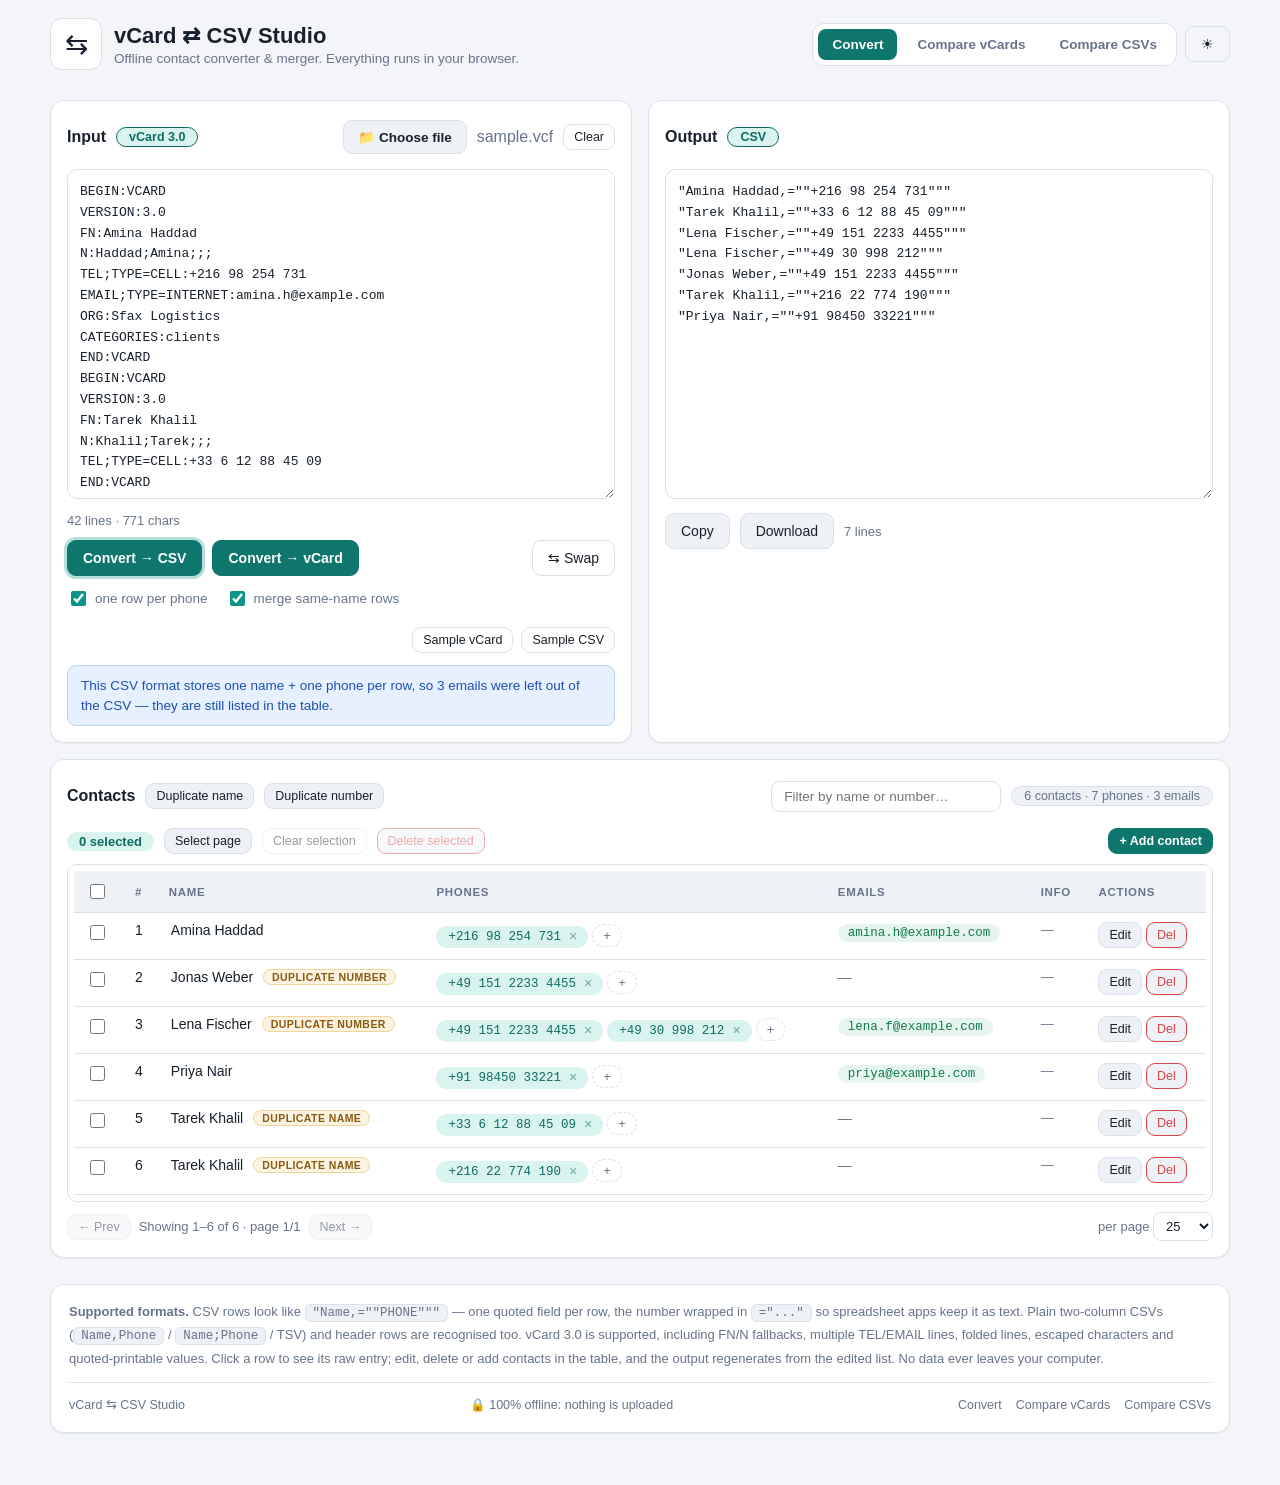
<file: index.html>
﻿<!DOCTYPE html>
<html lang="en">
<head>
<meta charset="utf-8">
<meta name="viewport" content="width=device-width, initial-scale=1">
<meta name="description" content="Convert between vCard (.vcf) and CSV contact files in your browser. Paste, drop or choose a file, edit contacts in a table, and download the result — everything runs locally.">
<title>vCard ⇄ CSV Studio — Convert</title>
<link rel="icon" type="image/svg+xml" href="assets/favicon.svg">
<meta property="og:title" content="vCard ⇄ CSV Studio">
<meta property="og:type" content="website">
<meta property="og:image" content="assets/og.png">
<meta property="og:image:width" content="1200">
<meta property="og:image:height" content="630">
<meta name="color-scheme" content="light dark">
<meta name="theme-color" content="#f3f5f9" media="(prefers-color-scheme: light)">
<meta name="theme-color" content="#0d1117" media="(prefers-color-scheme: dark)">
<link rel="stylesheet" href="assets/style.css">
<script>
try{var t=localStorage.getItem('vcfconv-theme');if(t==='dark'||t==='light')document.documentElement.dataset.theme=t;}catch(e){}
</script>
</head>
<body>
<div class="wrap">
  <header class="topbar">
    <a class="brand" href="index.html">
      <div class="logo">&#8646;</div>
      <div>
        <h1>vCard ⇄ CSV Studio</h1>
        <p>Offline contact converter &amp; merger. Everything runs in your browser.</p>
      </div>
    </a>
    <div class="topactions">
      <nav class="nav" aria-label="Pages">
        <a href="index.html" class="here" aria-current="page">Convert</a>
        <a href="compare-vcf.html">Compare vCards</a>
        <a href="compare-csv.html">Compare CSVs</a>
      </nav>
      <button id="themeBtn" class="ghost" title="Toggle dark / light theme">&#9681;</button>
    </div>
  </header>

  <main>
    <div class="grid">
      <section class="card">
        <div class="cardhead drop" id="dropzone">
          <h2>Input</h2>
          <span id="detectBadge" class="badge">&mdash;</span>
          <span class="spacer"></span>
          <label class="filebtn">&#128193; Choose file
            <input id="fileInput" type="file" accept=".vcf,.vcard,.csv,.tsv,.txt" hidden>
          </label>
          <span id="fileName" class="muted">or drop a file here, or paste below</span>
          <button id="btnClear" class="ghost small">Clear</button>
        </div>
        <textarea id="src" spellcheck="false" aria-label="Input: paste vCard or CSV here"></textarea>
        <div class="metarow"><span id="inStats" class="muted"></span></div>
        <div class="convertrow">
          <button id="btnToCsv" class="primary">Convert &rarr; CSV</button>
          <button id="btnToVcf" class="primary">Convert &rarr; vCard</button>
          <span class="spacer"></span>
          <button id="btnSwap" class="ghost" title="Move the output into the input box">&#8646; Swap</button>
        </div>
        <div class="opts">
          <label title="When a contact has several numbers, emit one CSV row per number">
            <input type="checkbox" id="optPerPhone" checked> one row per phone
          </label>
          <label title="Consecutive CSV rows with the same name become one contact with several numbers">
            <input type="checkbox" id="optMerge" checked> merge same-name rows
          </label>
          <span class="samplepair">
            <button id="sampleVcf" class="small ghost">Sample vCard</button>
            <button id="sampleCsv" class="small ghost">Sample CSV</button>
          </span>
        </div>
        <div id="msg" class="msg" hidden></div>
      </section>

      <section class="card">
        <div class="cardhead">
          <h2>Output</h2>
          <span id="outBadge" class="badge">&mdash;</span>
        </div>
        <textarea id="dst" spellcheck="false" aria-label="Converted output"></textarea>
        <div class="metarow">
          <button id="copyBtn">Copy</button>
          <button id="dlBtn">Download</button>
          <span id="outStats" class="muted"></span>
        </div>
      </section>
    </div>
    <section class="card">
      <div class="cardhead">
        <h2>Contacts</h2>
        <button id="dupName" class="small filterbtn" title="Show only contacts whose name is duplicated in the list">Duplicate name</button>
        <button id="dupPhone" class="small filterbtn" title="Show only contacts whose number is duplicated in the list">Duplicate number</button>
        <input id="searchBox" type="search" placeholder="Filter by name or number…">
        <span id="contactStats" class="badge">0</span>
      </div>
      <div class="selbar">
        <span id="selCount" class="count">0 selected</span>
        <button id="btnSelectAll" class="small">Select page</button>
        <button id="btnClearSel" class="small ghost" disabled>Clear selection</button>
        <button id="btnDelSel" class="small danger" disabled>Delete selected</button>
        <span class="spacer"></span>
        <button id="btnAdd" class="small primary">+ Add contact</button>
      </div>
      <div class="tablewrap">
        <table class="tbl">
          <thead>
            <tr><th scope="col"><input type="checkbox" id="headSel" aria-label="Select all shown" title="Select all filtered rows"></th>
            <th scope="col">#</th><th scope="col">Name</th><th scope="col">Phones</th><th scope="col">Emails</th><th scope="col">Info</th><th scope="col"><span class="muted">Actions</span></th></tr>
          </thead>
          <tbody id="tbody"></tbody>
        </table>
      </div>
      <div class="pager">
        <button id="pgPrev" class="small">&larr; Prev</button>
        <span id="pgInfo">—</span>
        <button id="pgNext" class="small">Next &rarr;</button>
        <span class="spacer"></span>
        <label class="muted">per page
          <select id="pgSize"><option>10</option><option>25</option><option>50</option><option>100</option></select>
        </label>
      </div>
    </section>
  </main>

  <footer>
    <strong>Supported formats.</strong>
    CSV rows look like <code>"Name,=""PHONE"""</code> — one quoted field per row, the number
    wrapped in <code>="..."</code> so spreadsheet apps keep it as text. Plain two-column CSVs
    (<code>Name,Phone</code> / <code>Name;Phone</code> / TSV) and header rows are recognised too.
    vCard 3.0 is supported, including FN/N fallbacks, multiple TEL/EMAIL lines, folded lines,
    escaped characters and quoted-printable values. Click a row to see its raw entry; edit, delete
    or add contacts in the table, and the output regenerates from the edited list. No data ever leaves
    your computer.
    <div class="footmeta">
      <span>vCard &#8646; CSV Studio</span>
      <span class="spacer"></span>
      <span title="No uploads, no tracking; all parsing happens in your browser">&#128274; 100% offline: nothing is uploaded</span>
      <span class="spacer"></span>
      <nav class="footlinks" aria-label="Pages">
        <a href="index.html">Convert</a>
        <a href="compare-vcf.html">Compare vCards</a>
        <a href="compare-csv.html">Compare CSVs</a>
      </nav>
    </div>
  </footer>
</div>

<div id="toast" class="toast" role="status"></div>

<script src="assets/lib.js"></script>
<script src="assets/ui.js"></script>
<script>
'use strict';
var L = window.VCFStudio;
var el = function (id) { return document.getElementById(id); };
var src = el('src'), dst = el('dst'),
  detectBadge = el('detectBadge'), outBadge = el('outBadge'),
  fileInput = el('fileInput'), fileName = el('fileName'), dropzone = el('dropzone'),
  msg = el('msg'), inStats = el('inStats'), outStats = el('outStats'),
  btnToCsv = el('btnToCsv'), btnToVcf = el('btnToVcf'),
  optPerPhone = el('optPerPhone'), optMerge = el('optMerge'),
  headSel = el('headSel');

var state = { inFormat: null, dir: null, dirFormat: null, eff: 'csv', msgLock: false, outText: '' };
function canonicalOut() {
  var v = dst.value;
  if (state.outText && state.outText.replace(/\r\n/g, '\n') === v) return state.outText;
  return v;
}
function setMsg(t, text) { msg.hidden = false; msg.className = 'msg ' + t; msg.textContent = text; }
function clearMsg() { msg.hidden = true; msg.textContent = ''; }

var table = new ContactTable({
  tbody: el('tbody'), searchBox: el('searchBox'), statsBadge: el('contactStats'),
  selCount: el('selCount'),
  dupBtns: { name: el('dupName'), phone: el('dupPhone') },
  btns: { selectAll: el('btnSelectAll'), clearSel: el('btnClearSel'), deleteSel: el('btnDelSel'), add: el('btnAdd') },
  pager: { prev: el('pgPrev'), next: el('pgNext'), info: el('pgInfo'), perPage: el('pgSize') },
  showSource: false,
  onChange: function () {
    var f = table.filtered();
    headSel.checked = f.length > 0 && f.every(function (c) { return table.selected[c.id]; });
    convert();
  }
});
headSel.addEventListener('change', function () { table.selectFiltered(headSel.checked); });

function updateBadges() {
  if (state.inFormat === 'vcf') { detectBadge.textContent = 'vCard 3.0'; detectBadge.classList.add('on'); }
  else if (state.inFormat === 'csv') { detectBadge.textContent = 'CSV'; detectBadge.classList.add('on'); }
  else { detectBadge.textContent = '—'; detectBadge.classList.remove('on'); }
}

function refreshInput() {
  var raw = src.value;
  state.inFormat = L.detectFormat(raw);
  if (state.dir && state.dirFormat && state.inFormat !== state.dirFormat) { state.dir = null; state.dirFormat = null; }
  state.msgLock = false;
  updateBadges();
  inStats.textContent = raw ? raw.split(/\r\n|\r|\n/).length + ' lines · ' + raw.length.toLocaleString() + ' chars' : '';
  if (!raw.trim()) { clearMsg(); table.setContacts([]); convert(); return; }
  var list;
  try { list = L.parseInput(raw, { merge: optMerge.checked }); }
  catch (e) { state.msgLock = true; setMsg('err', 'Could not read the input: ' + ((e && e.message) ? e.message : e)); table.setContacts([]); dst.value = ''; outBadge.textContent = '—'; outBadge.classList.remove('on'); outStats.textContent = ''; return; }
  if (!list.length) { state.msgLock = true; setMsg('warn', 'No contacts found. Check that the input is a .vcf (BEGIN:VCARD … END:VCARD) or a CSV with name + number rows.'); }
  table.setContacts(list);
  convert();
}
function convert() {
  var contacts = table.getContacts();
  var eff = state.dir || (state.inFormat === 'vcf' ? 'csv' : 'vcf');
  state.eff = eff;
  btnToCsv.classList.toggle('active', eff === 'csv');
  btnToVcf.classList.toggle('active', eff === 'vcf');
  if (!contacts.length) {
    dst.value = ''; state.outText = ''; outBadge.textContent = '—'; outBadge.classList.remove('on'); outStats.textContent = '';
    if (!state.msgLock) clearMsg();
    return;
  }
  try {
    var text = (eff === 'csv')
      ? L.contactsToCSV(contacts, { perPhone: optPerPhone.checked })
      : L.contactsToVCF(contacts);
    dst.value = text; state.outText = text;
  } catch (e) { state.msgLock = true; setMsg('err', 'Conversion failed: ' + ((e && e.message) ? e.message : e)); dst.value = ''; state.outText = ''; return; }
  if (!state.msgLock) {
    var note = '';
    if (eff === 'csv') {
      var emails = contacts.reduce(function (n, c) { return n + c.emails.length; }, 0);
      var extra = contacts.reduce(function (n, c) { return n + c.extras.length; }, 0);
      if (emails || extra) {
        var bits = [];
        if (emails) bits.push(emails + ' email' + (emails > 1 ? 's' : ''));
        if (extra) bits.push(extra + ' other field' + (extra > 1 ? 's' : ''));
        note = 'This CSV format stores one name + one phone per row, so ' + bits.join(' and ')
          + ' were left out of the CSV — they are still listed in the table.';
      }
      if (!optPerPhone.checked) {
        var skipped = contacts.reduce(function (n, c) { return n + Math.max(0, c.phones.length - 1); }, 0);
        if (skipped) note += (note ? ' ' : '') + skipped + ' extra phone number' + (skipped > 1 ? 's' : '') + ' omitted because "one row per phone" is off.';
      }
    } else {
      var orphaned = contacts.reduce(function (n, c) {
        return n + c.extras.filter(function (e) { return /^column \d+/.test(e.key); }).length;
      }, 0);
      if (orphaned) note = orphaned + ' extra CSV column value' + (orphaned > 1 ? 's' : '') + ' (labels/notes) are not part of the vCard and were not written.';
    }
    if (note) setMsg('info', note); else clearMsg();
  }
  outBadge.textContent = eff === 'csv' ? 'CSV' : 'vCard 3.0';
  outBadge.classList.add('on');
  outStats.textContent = dst.value.split(/\r\n|\r|\n/).length + ' lines';
}

/* ---- events ---- */
var deb = null;
src.addEventListener('input', function () { clearTimeout(deb); deb = setTimeout(refreshInput, 250); });
optPerPhone.addEventListener('change', convert);
optMerge.addEventListener('change', refreshInput);
btnToCsv.addEventListener('click', function () { state.dir = 'csv'; state.dirFormat = state.inFormat; convert(); });
btnToVcf.addEventListener('click', function () { state.dir = 'vcf'; state.dirFormat = state.inFormat; convert(); });

var SAMPLE_VCF = ['BEGIN:VCARD', 'VERSION:3.0',
  'FN:Amina Haddad', 'N:Haddad;Amina;;;', 'TEL;TYPE=CELL:+216 98 254 731', 'EMAIL;TYPE=INTERNET:amina.h@example.com', 'ORG:Sfax Logistics', 'CATEGORIES:clients', 'END:VCARD',
  'BEGIN:VCARD', 'VERSION:3.0', 'FN:Tarek Khalil', 'N:Khalil;Tarek;;;', 'TEL;TYPE=CELL:+33 6 12 88 45 09', 'END:VCARD',
  'BEGIN:VCARD', 'VERSION:3.0', 'FN:Lena Fischer', 'N:Fischer;Lena;;;', 'TEL;TYPE=CELL:+49 151 2233 4455', 'TEL;TYPE=HOME:+49 30 998 212', 'EMAIL;TYPE=INTERNET:lena.f@example.com', 'END:VCARD',
  'BEGIN:VCARD', 'VERSION:3.0', 'FN:Jonas Weber', 'N:Weber;Jonas;;;', 'TEL;TYPE=CELL:+49 151 2233 4455', 'END:VCARD',
  'BEGIN:VCARD', 'VERSION:3.0', 'FN:Tarek Khalil', 'N:Khalil;Tarek;;;', 'TEL;TYPE=CELL:+216 22 774 190', 'END:VCARD',
  'BEGIN:VCARD', 'VERSION:3.0', 'FN:Priya Nair', 'N:Nair;Priya;;;', 'TEL;TYPE=CELL:+91 98450 33221', 'EMAIL;TYPE=INTERNET:priya@example.com', 'END:VCARD'].join('\n');
var SAMPLE_CSV = ['"Amina Haddad,=""21698254731"""',
  '"Tarek Khalil,=""33612884509"""',
  '"Lena Fischer,=""4915122334455"""',
  '"Jonas Weber,=""4915122334455"""',
  '"Tarek K.,=""21622774190"""',
  '"Priya Nair,=""919845033221"""'].join('\n');

function readFile(f) {
  if (f.text) return f.text();
  return new Promise(function (res, rej) {
    var r = new FileReader();
    r.onload = function () { res(r.result); }; r.onerror = function () { rej(r.error); };
    r.readAsText(f, 'UTF-8');
  });
}
function loadFile(f) {
  if (!f) return;
  if (src.value.trim() && !window.confirm('The input field already has data — replace it with ' + f.name + '?')) return;
  readFile(f).then(function (text) {
    src.value = text;
    fileName.textContent = f.name + ' · ' + (f.size < 1024 ? f.size + ' B' : (f.size / 1024).toFixed(1) + ' KB');
    state.dir = null; state.dirFormat = null;
    refreshInput(); toast('Loaded ' + f.name);
  }).catch(function (e) { setMsg('err', 'Could not read file: ' + ((e && e.message) ? e.message : e)); state.msgLock = true; });
}
fileInput.addEventListener('change', function () { loadFile(fileInput.files && fileInput.files[0]); fileInput.value = ''; });
['dragenter', 'dragover'].forEach(function (ev) {
  dropzone.addEventListener(ev, function (e) { e.preventDefault(); dropzone.classList.add('over'); });
});
dropzone.addEventListener('dragleave', function (e) { if (!dropzone.contains(e.relatedTarget)) dropzone.classList.remove('over'); });
dropzone.addEventListener('drop', function (e) {
  e.preventDefault(); dropzone.classList.remove('over');
  loadFile(e.dataTransfer.files && e.dataTransfer.files[0]);
});
el('sampleVcf').addEventListener('click', function () {
  src.value = SAMPLE_VCF; fileName.textContent = 'sample.vcf';
  state.dir = null; state.dirFormat = null; refreshInput(); toast('Sample vCard loaded');
});
el('sampleCsv').addEventListener('click', function () {
  src.value = SAMPLE_CSV; fileName.textContent = 'sample.csv';
  state.dir = null; state.dirFormat = null; refreshInput(); toast('Sample CSV loaded');
});
el('btnClear').addEventListener('click', function () {
  src.value = ''; dst.value = ''; fileName.textContent = 'or drop a file here, or paste below';
  state.dir = null; state.dirFormat = null; refreshInput();
});
el('btnSwap').addEventListener('click', function () {
  if (!dst.value.trim()) { toast('Nothing to swap yet'); return; }
  src.value = dst.value; state.dir = null; state.dirFormat = null; refreshInput(); toast('Output moved to input');
});
el('copyBtn').addEventListener('click', function () {
  if (!dst.value.trim()) { toast('Nothing to copy'); return; }
  var text = canonicalOut();
  function done() { toast('Copied to clipboard'); }
  if (navigator.clipboard && navigator.clipboard.writeText) {
    navigator.clipboard.writeText(text).then(done, function () { dst.select(); document.execCommand('copy'); done(); });
  } else { dst.select(); try { document.execCommand('copy'); } catch (e) {} done(); }
});
el('dlBtn').addEventListener('click', function () {
  if (!dst.value.trim()) { toast('Nothing to download'); return; }
  var isCsv = state.eff === 'csv', name = isCsv ? 'contacts.csv' : 'contacts.vcf';
  var blob = new Blob([canonicalOut()], { type: (isCsv ? 'text/csv' : 'text/vcard') + ';charset=utf-8' });
  var a = document.createElement('a');
  a.href = URL.createObjectURL(blob); a.download = name;
  document.body.appendChild(a); a.click(); a.remove();
  setTimeout(function () { URL.revokeObjectURL(a.href); }, 1500);
  toast('Saved ' + name);
});

/* ---- theme ---- */
var themeBtn = el('themeBtn');
var mq = window.matchMedia ? matchMedia('(prefers-color-scheme: dark)') : null;
function resolvedDark() {
  var d = document.documentElement.dataset ? document.documentElement.dataset.theme : null;
  return d ? (d === 'dark') : (mq ? mq.matches : false);
}
function applyTheme() {
  var t = null; try { t = localStorage.getItem('vcfconv-theme'); } catch (e) {}
  if (t === 'dark' || t === 'light') document.documentElement.dataset.theme = t;
  else if (document.documentElement.dataset) delete document.documentElement.dataset.theme;
  themeBtn.textContent = resolvedDark() ? '☾' : '☀';
}
themeBtn.addEventListener('click', function () {
  var next = resolvedDark() ? 'light' : 'dark';
  try { localStorage.setItem('vcfconv-theme', next); } catch (e) {}
  applyTheme();
});
if (mq && mq.addEventListener) mq.addEventListener('change', applyTheme);

/* ---- init ---- */
applyTheme();
src.value = SAMPLE_VCF;
fileName.textContent = 'sample.vcf';
refreshInput();
</script>
</body>
</html>
</file>
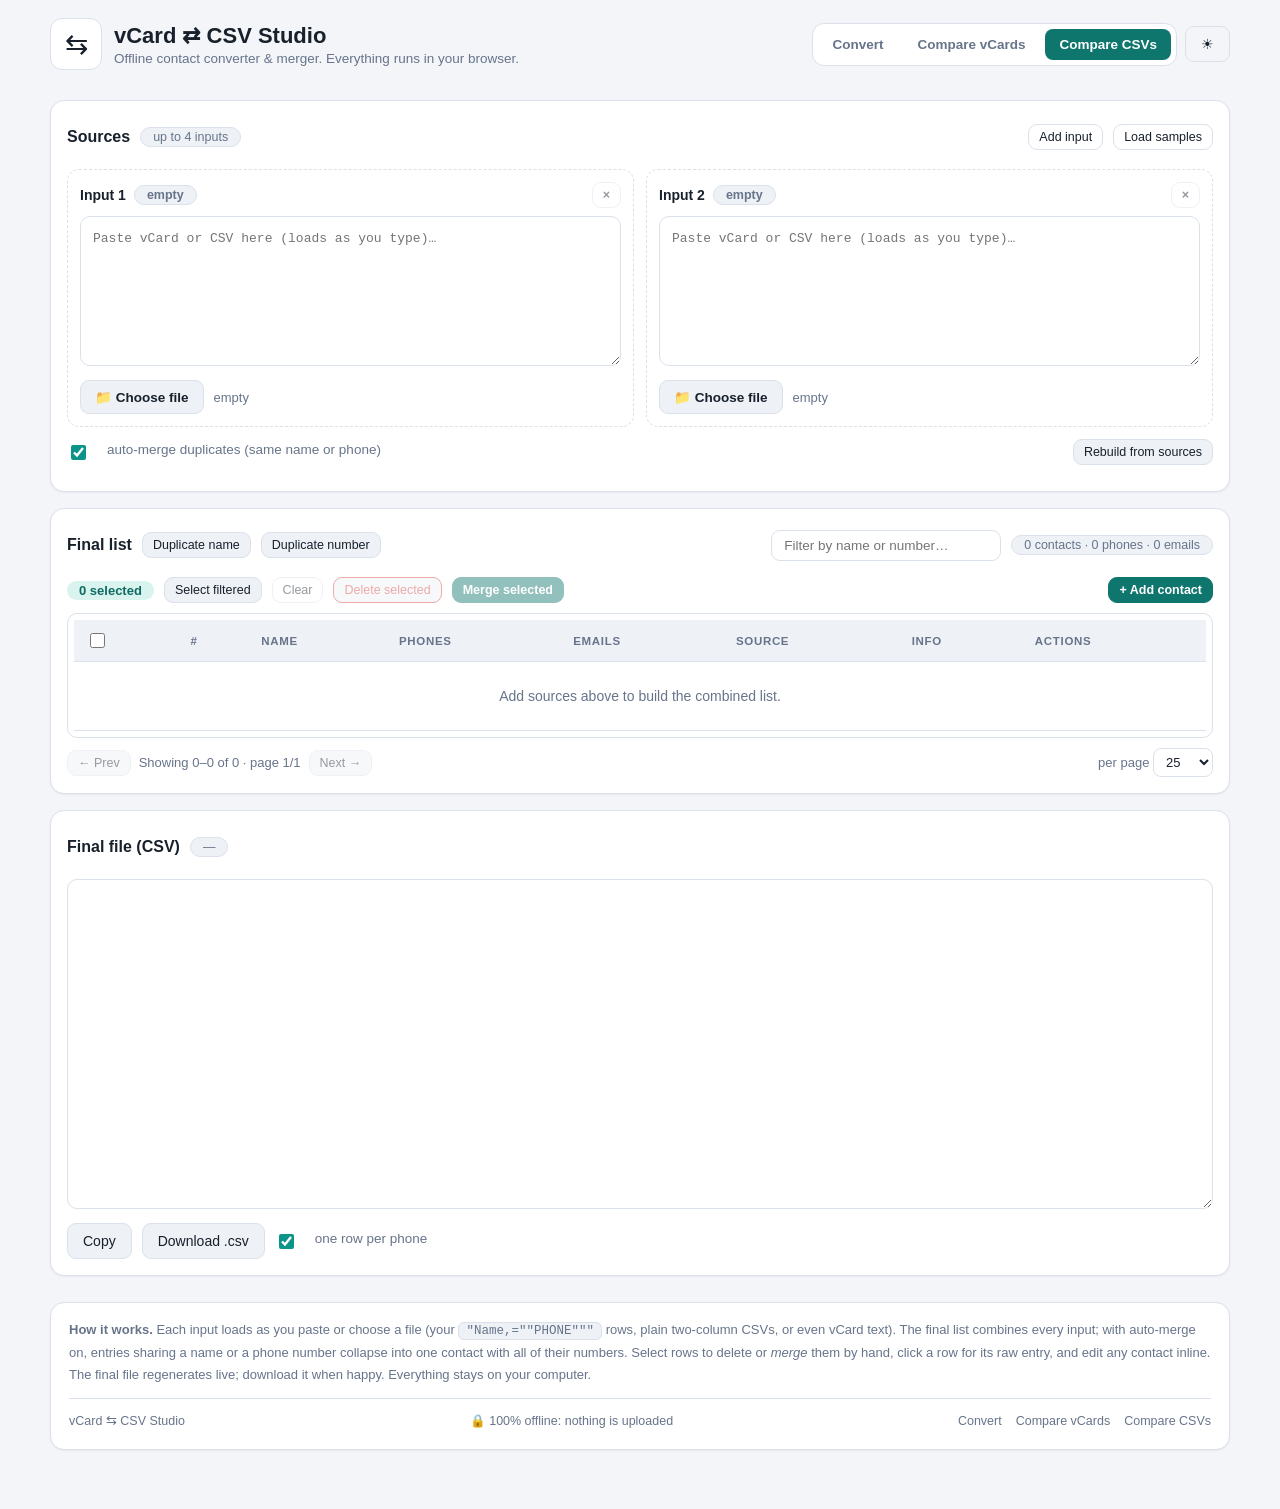
<file: compare-csv.html>
﻿<!DOCTYPE html>
<html lang="en">
<head>
<meta charset="utf-8">
<meta name="viewport" content="width=device-width, initial-scale=1">
<meta name="description" content="Merge and compare up to four CSV contact files side by side, spot duplicate names and shared numbers, and export one clean combined CSV — entirely in your browser.">
<title>vCard ⇄ CSV Studio — Compare CSVs</title>
<link rel="icon" type="image/svg+xml" href="assets/favicon.svg">
<meta property="og:title" content="vCard ⇄ CSV Studio — Compare CSVs">
<meta property="og:type" content="website">
<meta property="og:image" content="assets/og.png">
<meta property="og:image:width" content="1200">
<meta property="og:image:height" content="630">
<meta name="color-scheme" content="light dark">
<meta name="theme-color" content="#f3f5f9" media="(prefers-color-scheme: light)">
<meta name="theme-color" content="#0d1117" media="(prefers-color-scheme: dark)">
<link rel="stylesheet" href="assets/style.css">
<script>
try{var t=localStorage.getItem('vcfconv-theme');if(t==='dark'||t==='light')document.documentElement.dataset.theme=t;}catch(e){}
</script>
</head>
<body>
<div class="wrap">
  <header class="topbar">
    <a class="brand" href="index.html">
      <div class="logo">&#8646;</div>
      <div>
        <h1>vCard ⇄ CSV Studio</h1>
        <p>Offline contact converter & merger. Everything runs in your browser.</p>
      </div>
    </a>
    <div class="topactions">
      <nav class="nav" aria-label="Pages">
        <a href="index.html">Convert</a>
        <a href="compare-vcf.html">Compare vCards</a>
        <a href="compare-csv.html" class="here" aria-current="page">Compare CSVs</a>
      </nav>
      <button id="themeBtn" class="ghost" title="Toggle dark / light theme">&#9681;</button>
    </div>
  </header>

  <main>
    <section class="card">
      <div class="cardhead">
        <h2>Sources</h2>
        <span class="badge">up to 4 inputs</span>
        <span class="spacer"></span>
        <button id="btnAddSlot" class="small ghost" title="Show a third and fourth input column">Add input</button>
        <button id="sampleBtn" class="small ghost">Load samples</button>
      </div>
      <div class="slots" id="slots"></div>
      <div class="selbar" style="margin-top:12px">
        <label class="opts" style="margin:0"><input type="checkbox" id="optDedupe" checked>
          auto-merge duplicates (same name or phone)</label>
        <span class="spacer"></span>
        <button id="btnRebuild" class="small">Rebuild from sources</button>
      </div>
      <div id="cmpMsg" class="msg" hidden></div>
    </section>
    <section class="card">
      <div class="cardhead">
        <h2>Final list</h2>
        <button id="dupName" class="small filterbtn" title="Show only contacts whose name is duplicated in the list">Duplicate name</button>
        <button id="dupPhone" class="small filterbtn" title="Show only contacts whose number is duplicated in the list">Duplicate number</button>
        <input id="searchBox" type="search" placeholder="Filter by name or number…">
        <span id="contactStats" class="badge">0</span>
      </div>
      <div class="selbar">
        <span id="selCount" class="count">0 selected</span>
        <button id="btnSelectAll" class="small">Select filtered</button>
        <button id="btnClearSel" class="small ghost" disabled>Clear</button>
        <button id="btnDelSel" class="small danger" disabled>Delete selected</button>
        <button id="btnMergeSel" class="small primary" disabled>Merge selected</button>
        <span class="spacer"></span>
        <button id="btnAdd" class="small primary">+ Add contact</button>
      </div>
      <div class="tablewrap">
        <table class="tbl">
          <thead>
            <tr><th scope="col"><input type="checkbox" id="headSel" aria-label="Select all filtered"></th>
            <th scope="col">#</th><th scope="col">Name</th><th scope="col">Phones</th><th scope="col">Emails</th><th scope="col">Source</th><th scope="col">Info</th><th scope="col"><span class="muted">Actions</span></th></tr>
          </thead>
          <tbody id="tbody"></tbody>
        </table>
      </div>
      <div class="pager">
        <button id="pgPrev" class="small">&larr; Prev</button>
        <span id="pgInfo">—</span>
        <button id="pgNext" class="small">Next &rarr;</button>
        <span class="spacer"></span>
        <label class="muted">per page
          <select id="pgSize"><option>10</option><option>25</option><option>50</option><option>100</option></select>
        </label>
      </div>
    </section>

    <section class="card">
      <div class="cardhead">
        <h2>Final file (CSV)</h2>
        <span id="outBadge" class="badge">&mdash;</span>
      </div>
      <textarea id="dst" spellcheck="false" aria-label="Final merged CSV output"></textarea>
      <div class="metarow">
        <button id="copyBtn">Copy</button>
        <button id="dlBtn">Download .csv</button>
        <label class="opts" style="margin:0" title="When a contact has several numbers, emit one CSV row per number"><input type="checkbox" id="optPerPhone" checked> one row per phone</label>
        <span id="outStats" class="muted"></span>
      </div>
    </section>
  </main>

  <footer>
    <strong>How it works.</strong> Each input loads as you paste or choose a file (your
    <code>"Name,=""PHONE"""</code> rows, plain two-column CSVs, or even vCard text). The final list
    combines every input; with auto-merge on, entries sharing a name or a phone number collapse into
    one contact with all of their numbers. Select rows to delete or <em>merge</em> them by hand,
    click a row for its raw entry, and edit any contact inline. The final file regenerates live;
    download it when happy. Everything stays on your computer.
    <div class="footmeta">
      <span>vCard &#8646; CSV Studio</span>
      <span class="spacer"></span>
      <span title="No uploads, no tracking; all parsing happens in your browser">&#128274; 100% offline: nothing is uploaded</span>
      <span class="spacer"></span>
      <nav class="footlinks" aria-label="Pages">
        <a href="index.html">Convert</a>
        <a href="compare-vcf.html">Compare vCards</a>
        <a href="compare-csv.html">Compare CSVs</a>
      </nav>
    </div>
  </footer>
</div>

<div id="toast" class="toast" role="status"></div>

<script src="assets/lib.js"></script>
<script src="assets/ui.js"></script>
<script src="assets/compare.js"></script>
<script>
'use strict';
var SAMPLE_A = [
  '"Amina Haddad,=""21698254731"""',
  '"Tarek Khalil,=""33612884509"""',
  '"Lena Fischer,=""4915122334455"""'
].join('\n');
var SAMPLE_B = [
  '"Tarek Khalil,=""21622774190"""',
  '"Jonas Weber,=""4915122334455"""',
  '"Priya Nair,=""919845033221"""'
].join('\n');

initCompare({
  format: 'csv',
  samples: [{ name: 'list-a.csv', text: SAMPLE_A }, { name: 'list-b.csv', text: SAMPLE_B }]
});
</script>
</body>
</html>
</file>
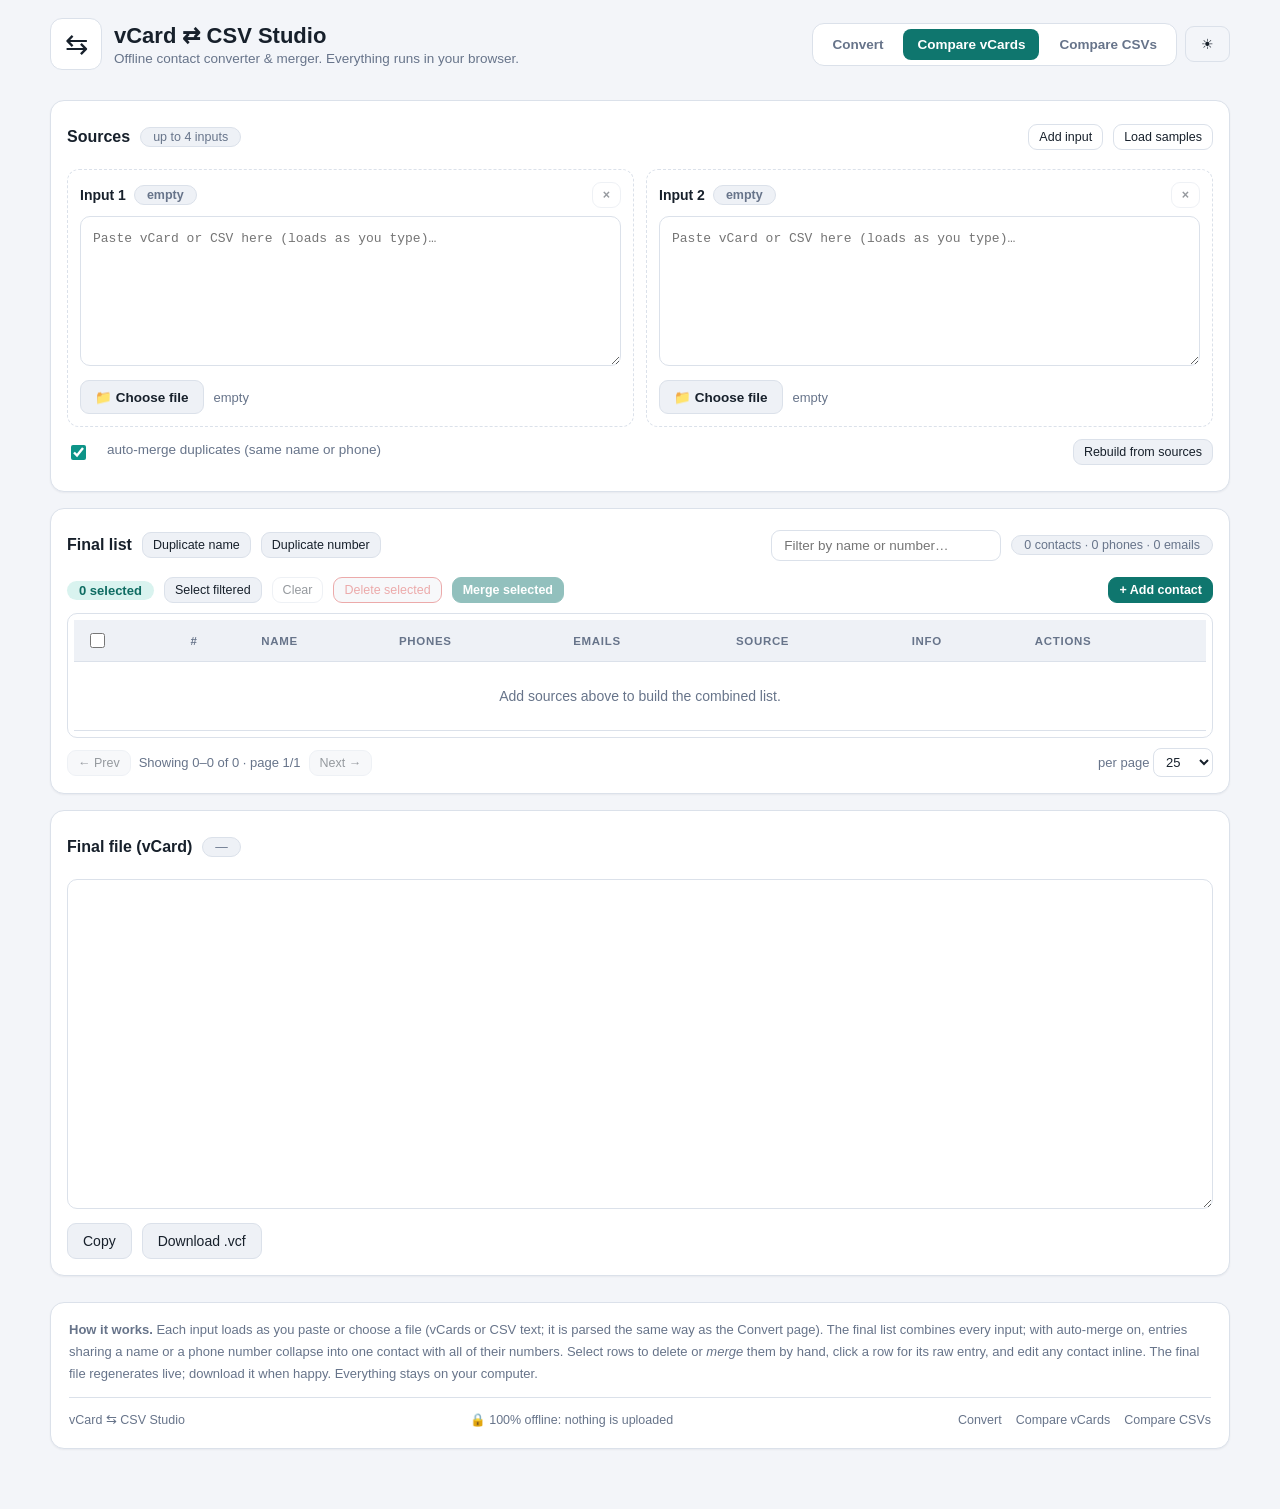
<file: compare-vcf.html>
﻿<!DOCTYPE html>
<html lang="en">
<head>
<meta charset="utf-8">
<meta name="viewport" content="width=device-width, initial-scale=1">
<meta name="description" content="Merge and compare up to four vCard (.vcf) files side by side, spot duplicate names and shared numbers, and export one clean combined vCard — entirely in your browser.">
<title>vCard ⇄ CSV Studio — Compare vCards</title>
<link rel="icon" type="image/svg+xml" href="assets/favicon.svg">
<meta property="og:title" content="vCard ⇄ CSV Studio — Compare vCards">
<meta property="og:type" content="website">
<meta property="og:image" content="assets/og.png">
<meta property="og:image:width" content="1200">
<meta property="og:image:height" content="630">
<meta name="color-scheme" content="light dark">
<meta name="theme-color" content="#f3f5f9" media="(prefers-color-scheme: light)">
<meta name="theme-color" content="#0d1117" media="(prefers-color-scheme: dark)">
<link rel="stylesheet" href="assets/style.css">
<script>
try{var t=localStorage.getItem('vcfconv-theme');if(t==='dark'||t==='light')document.documentElement.dataset.theme=t;}catch(e){}
</script>
</head>
<body>
<div class="wrap">
  <header class="topbar">
    <a class="brand" href="index.html">
      <div class="logo">&#8646;</div>
      <div>
        <h1>vCard ⇄ CSV Studio</h1>
        <p>Offline contact converter & merger. Everything runs in your browser.</p>
      </div>
    </a>
    <div class="topactions">
      <nav class="nav" aria-label="Pages">
        <a href="index.html">Convert</a>
        <a href="compare-vcf.html" class="here" aria-current="page">Compare vCards</a>
        <a href="compare-csv.html">Compare CSVs</a>
      </nav>
      <button id="themeBtn" class="ghost" title="Toggle dark / light theme">&#9681;</button>
    </div>
  </header>

  <main>
    <section class="card">
      <div class="cardhead">
        <h2>Sources</h2>
        <span class="badge">up to 4 inputs</span>
        <span class="spacer"></span>
        <button id="btnAddSlot" class="small ghost" title="Show a third and fourth input column">Add input</button>
        <button id="sampleBtn" class="small ghost">Load samples</button>
      </div>
      <div class="slots" id="slots"></div>
      <div class="selbar" style="margin-top:12px">
        <label class="opts" style="margin:0"><input type="checkbox" id="optDedupe" checked>
          auto-merge duplicates (same name or phone)</label>
        <span class="spacer"></span>
        <button id="btnRebuild" class="small">Rebuild from sources</button>
      </div>
      <div id="cmpMsg" class="msg" hidden></div>
    </section>
    <section class="card">
      <div class="cardhead">
        <h2>Final list</h2>
        <button id="dupName" class="small filterbtn" title="Show only contacts whose name is duplicated in the list">Duplicate name</button>
        <button id="dupPhone" class="small filterbtn" title="Show only contacts whose number is duplicated in the list">Duplicate number</button>
        <input id="searchBox" type="search" placeholder="Filter by name or number…">
        <span id="contactStats" class="badge">0</span>
      </div>
      <div class="selbar">
        <span id="selCount" class="count">0 selected</span>
        <button id="btnSelectAll" class="small">Select filtered</button>
        <button id="btnClearSel" class="small ghost" disabled>Clear</button>
        <button id="btnDelSel" class="small danger" disabled>Delete selected</button>
        <button id="btnMergeSel" class="small primary" disabled>Merge selected</button>
        <span class="spacer"></span>
        <button id="btnAdd" class="small primary">+ Add contact</button>
      </div>
      <div class="tablewrap">
        <table class="tbl">
          <thead>
            <tr><th scope="col"><input type="checkbox" id="headSel" aria-label="Select all filtered"></th>
            <th scope="col">#</th><th scope="col">Name</th><th scope="col">Phones</th><th scope="col">Emails</th><th scope="col">Source</th><th scope="col">Info</th><th scope="col"><span class="muted">Actions</span></th></tr>
          </thead>
          <tbody id="tbody"></tbody>
        </table>
      </div>
      <div class="pager">
        <button id="pgPrev" class="small">&larr; Prev</button>
        <span id="pgInfo">—</span>
        <button id="pgNext" class="small">Next &rarr;</button>
        <span class="spacer"></span>
        <label class="muted">per page
          <select id="pgSize"><option>10</option><option>25</option><option>50</option><option>100</option></select>
        </label>
      </div>
    </section>

    <section class="card">
      <div class="cardhead">
        <h2>Final file (vCard)</h2>
        <span id="outBadge" class="badge">&mdash;</span>
      </div>
      <textarea id="dst" spellcheck="false" aria-label="Final merged vCard output"></textarea>
      <div class="metarow">
        <button id="copyBtn">Copy</button>
        <button id="dlBtn">Download .vcf</button>
        <span id="outStats" class="muted"></span>
      </div>
    </section>
  </main>

  <footer>
    <strong>How it works.</strong> Each input loads as you paste or choose a file (vCards or CSV text;
    it is parsed the same way as the Convert page). The final list combines every input; with
    auto-merge on, entries sharing a name or a phone number collapse into one contact with all of
    their numbers. Select rows to delete or <em>merge</em> them by hand, click a row for its raw
    entry, and edit any contact inline. The final file regenerates live; download it when happy.
    Everything stays on your computer.
    <div class="footmeta">
      <span>vCard &#8646; CSV Studio</span>
      <span class="spacer"></span>
      <span title="No uploads, no tracking; all parsing happens in your browser">&#128274; 100% offline: nothing is uploaded</span>
      <span class="spacer"></span>
      <nav class="footlinks" aria-label="Pages">
        <a href="index.html">Convert</a>
        <a href="compare-vcf.html">Compare vCards</a>
        <a href="compare-csv.html">Compare CSVs</a>
      </nav>
    </div>
  </footer>
</div>

<div id="toast" class="toast" role="status"></div>

<script src="assets/lib.js"></script>
<script src="assets/ui.js"></script>
<script src="assets/compare.js"></script>
<script>
'use strict';
function card(lines) { return ['BEGIN:VCARD', 'VERSION:3.0'].concat(lines, ['END:VCARD']).join('\n'); }
var SAMPLE_A = [
  card(['FN:Amina Haddad', 'N:Haddad;Amina;;;', 'TEL;TYPE=CELL:+216 98 254 731', 'EMAIL;TYPE=INTERNET:amina.h@example.com']),
  card(['FN:Tarek Khalil', 'N:Khalil;Tarek;;;', 'TEL;TYPE=CELL:+33 6 12 88 45 09']),
  card(['FN:Lena Fischer', 'N:Fischer;Lena;;;', 'TEL;TYPE=CELL:+49 151 2233 4455', 'TEL;TYPE=HOME:+49 30 998 212'])
].join('\n');
var SAMPLE_B = [
  card(['FN:Tarek Khalil', 'N:Khalil;Tarek;;;', 'TEL;TYPE=CELL:+216 22 774 190']),
  card(['FN:Jonas Weber', 'N:Weber;Jonas;;;', 'TEL;TYPE=CELL:+49 151 2233 4455']),
  card(['FN:Priya Nair', 'N:Nair;Priya;;;', 'TEL;TYPE=CELL:+91 98450 33221'])
].join('\n');

initCompare({
  format: 'vcf',
  samples: [{ name: 'contacts-phone.vcf', text: SAMPLE_A }, { name: 'contacts-export.vcf', text: SAMPLE_B }]
});
</script>
</body>
</html>
</file>
<file: assets/style.css>
:root{
  --bg:#f3f5f9; --panel:#ffffff; --panel2:#eef1f6; --text:#17202b; --muted:#67748a;
  --border:#dbe1ea; --accent:#0d9488; --accent-hover:#0f766e;
  --accent-fill:#0f766e; --accent-fill-h:#115e59;
  --sel:#dff3ef;
  --info-bg:#e7f0fe; --info-bd:#bcd3fa; --info-tx:#1d4fb4;
  --warn-bg:#fdf3e1; --warn-bd:#f0d49a; --warn-tx:#8a5a12;
  --err-bg:#fdecec; --err-bd:#f3b8b8; --err-tx:#b02a2a;
  --chip:#d9f3ef; --chip-tx:#0f6c62; --mail-chip:#e6f6ef; --mail-tx:#147a52;
  --danger:#d64545; --ok:#1a9e6c;
}
html[data-theme="dark"]{
  --bg:#0d1117; --panel:#151b24; --panel2:#1c2430; --text:#e6edf3; --muted:#8b98a9;
  --border:#2b3442; --accent:#2dd4bf; --accent-hover:#5eead4;
  --accent-fill:#0f766e; --accent-fill-h:#0c5c54;
  --sel:#0e312e;
  --info-bg:#16263f; --info-bd:#2c4b7d; --info-tx:#9dc0ff;
  --warn-bg:#33270f; --warn-bd:#6b5220; --warn-tx:#e0b558;
  --err-bg:#331617; --err-bd:#6e2b2d; --err-tx:#f09394;
  --chip:#0e312e; --chip-tx:#63e6d6; --mail-chip:#123627; --mail-tx:#6fd3a2;
  --danger:#f07373; --ok:#3ecf8e;
}
@media (prefers-color-scheme: dark){
  html:not([data-theme="light"]){
    --bg:#0d1117; --panel:#151b24; --panel2:#1c2430; --text:#e6edf3; --muted:#8b98a9;
    --border:#2b3442; --accent:#2dd4bf; --accent-hover:#5eead4;
    --accent-fill:#0f766e; --accent-fill-h:#0c5c54;
    --sel:#0e312e;
    --info-bg:#16263f; --info-bd:#2c4b7d; --info-tx:#9dc0ff;
    --warn-bg:#33270f; --warn-bd:#6b5220; --warn-tx:#e0b558;
    --err-bg:#331617; --err-bd:#6e2b2d; --err-tx:#f09394;
    --chip:#0e312e; --chip-tx:#63e6d6; --mail-chip:#123627; --mail-tx:#6fd3a2;
    --danger:#f07373; --ok:#3ecf8e;
  }
}
*{box-sizing:border-box}
body{margin:0;background:var(--bg);color:var(--text);
  font-family:-apple-system,BlinkMacSystemFont,"Segoe UI",Roboto,Helvetica,Arial,sans-serif;
  padding:0 16px 60px}
.wrap{max-width:1180px;margin:0 auto}
.topbar{display:flex;justify-content:space-between;align-items:center;gap:12px;
  padding:18px 0 14px;flex-wrap:wrap}
.brand{display:flex;align-items:center;gap:12px;text-decoration:none;color:inherit}
.logo{font-size:28px;background:var(--panel);border:1px solid var(--border);
  border-radius:12px;width:52px;height:52px;display:flex;align-items:center;justify-content:center}
h1{font-size:22px;margin:0}
.brand p{margin:2px 0 0;color:var(--muted);font-size:13.5px}
.topactions{display:flex;gap:8px;flex-wrap:wrap;align-items:center}
.nav{display:flex;gap:6px;background:var(--panel);border:1px solid var(--border);
  border-radius:12px;padding:5px;flex-wrap:wrap}
.nav a{text-decoration:none;color:var(--muted);font-weight:600;font-size:13.5px;
  padding:8px 14px;border-radius:8px}
.nav a:hover{color:var(--text);background:var(--panel2)}
.nav a.here{color:#fff;background:var(--accent-fill)}
.grid{display:grid;grid-template-columns:1fr 1fr;gap:16px}
@media (max-width:920px){.grid{grid-template-columns:1fr}}
.card{background:var(--panel);border:1px solid var(--border);border-radius:14px;
  padding:16px;margin-top:16px;box-shadow:0 1px 2px rgba(16,24,40,.05)}
.cardhead{display:flex;align-items:center;gap:10px;margin-bottom:12px;flex-wrap:wrap;min-height:40px}
.cardhead h2{font-size:16px;margin:0}
.badge{background:var(--panel2);border:1px solid var(--border);border-radius:999px;
  padding:2px 12px;font-size:12.5px;color:var(--muted);white-space:nowrap}
.badge.on{color:var(--chip-tx);border-color:var(--chip-tx);background:var(--chip);font-weight:600}
.drop{border-radius:10px;transition:background .15s;flex-wrap:nowrap}
@media (max-width:420px){.drop{flex-wrap:wrap}}
.drop .muted{flex:0 1 auto;min-width:0;overflow:hidden;text-overflow:ellipsis;white-space:nowrap}
.drop.over{background:var(--sel);outline:1.5px dashed var(--accent);outline-offset:2px}
@media (min-width:921px) and (max-width:1023px){.drop .muted{display:none}}
.filebtn{display:inline-flex;align-items:center;gap:6px;background:var(--panel2);
  border:1px solid var(--border);border-radius:9px;padding:8px 14px;cursor:pointer;
  font-weight:600;font-size:13.5px;white-space:nowrap}
.filebtn:hover{border-color:var(--accent)}
.muted{color:var(--muted)}
textarea{width:100%;min-height:330px;resize:vertical;border:1px solid var(--border);
  border-radius:10px;background:var(--panel);color:var(--text);
  font-family:ui-monospace,SFMono-Regular,Consolas,"Cascadia Mono",Menlo,monospace;
  font-size:13px;line-height:1.6;padding:12px}
textarea:focus{outline:2px solid var(--accent);outline-offset:-1px}
textarea.small{min-height:150px}
.metarow{display:flex;align-items:center;gap:10px;margin-top:10px;font-size:13px;flex-wrap:wrap}
.spacer{flex:1}
.convertrow{display:flex;gap:10px;margin-top:12px;flex-wrap:wrap}
button{font:inherit;cursor:pointer;border-radius:9px;border:1px solid var(--border);
  background:var(--panel2);color:var(--text);padding:9px 15px;font-size:14px}
button:hover{border-color:var(--accent)}
button.primary{background:var(--accent-fill);border-color:var(--accent-fill);color:#fff;font-weight:600}
button.primary:hover{background:var(--accent-fill-h)}
button.primary.active{box-shadow:0 0 0 3px rgba(13,148,136,.30)}
button.ghost{background:transparent}
button.small{padding:5px 10px;font-size:12.5px}
button.danger{color:var(--danger);border-color:var(--danger)}
button.danger:hover{background:var(--err-bg)}
button:disabled{opacity:.45;cursor:not-allowed}
.opts{display:flex;gap:18px;margin-top:12px;font-size:13.5px;color:var(--muted);flex-wrap:wrap}
.opts label{display:flex;align-items:center;gap:6px;cursor:pointer;user-select:none}
.opts input{accent-color:var(--accent);width:15px;height:15px}
.samplepair{display:inline-flex;gap:8px;margin-left:auto}
.msg{margin-top:12px;padding:10px 13px;border-radius:9px;font-size:13.5px;border:1px solid;line-height:1.45}
.msg.info{background:var(--info-bg);border-color:var(--info-bd);color:var(--info-tx)}
.msg.warn{background:var(--warn-bg);border-color:var(--warn-bd);color:var(--warn-tx)}
.msg.err{background:var(--err-bg);border-color:var(--err-bd);color:var(--err-tx)}
#searchBox{margin-left:auto;border:1px solid var(--border);border-radius:9px;
  background:var(--panel);color:var(--text);padding:7px 12px;font-size:13.5px;width:230px}
#searchBox:focus{outline:2px solid var(--accent);outline-offset:-1px}
.tablewrap{overflow:auto;max-height:520px;border:1px solid var(--border);border-radius:10px;
  padding:6px}
table.tbl{width:100%;border-collapse:collapse;font-size:14px;min-width:760px}
.tbl th{position:sticky;top:0;background:var(--panel2);font-size:11.5px;text-transform:uppercase;
  letter-spacing:.06em;color:var(--muted);text-align:left;padding:10px 12px;
  border-bottom:1px solid var(--border);z-index:1}
.tbl td{padding:9px 12px;border-bottom:1px solid var(--border);vertical-align:top}
.tbl tr.rowline:hover{background:var(--panel2)}
.tbl tr.selected{background:var(--sel)}
.tbl td.nm{font-weight:400}
.tbl td.info{color:var(--muted);font-size:13px;max-width:220px}
.tbl td.src{color:var(--muted);font-size:12.5px;white-space:nowrap}
.tbl input[type="checkbox"]{accent-color:var(--accent);width:15px;height:15px;cursor:pointer}
.tbl .rowbtns{white-space:nowrap}
.chip{display:inline-block;background:var(--chip);color:var(--chip-tx);border-radius:999px;
  padding:2px 10px;font-size:12.5px;margin:2px 4px 2px 0;
  font-family:ui-monospace,Consolas,monospace;white-space:nowrap}
.chip.mail{background:var(--mail-chip);color:var(--mail-tx)}
.detail pre{background:var(--panel2);border:1px solid var(--border);border-radius:8px;
  padding:10px 12px;font-size:12px;line-height:1.55;white-space:pre-wrap;
  word-break:break-word;margin:4px 0;font-family:ui-monospace,Consolas,monospace}
td.empty{text-align:center;color:var(--muted);padding:26px 10px !important}
.pager{display:flex;align-items:center;gap:8px;margin-top:10px;font-size:13px;
  color:var(--muted);flex-wrap:wrap}
.pager select{border:1px solid var(--border);border-radius:8px;background:var(--panel);
  color:var(--text);padding:5px 8px;font-size:13px}
.selbar{display:flex;align-items:center;gap:10px;margin-bottom:10px;font-size:13px;flex-wrap:wrap}
.selbar .count{background:var(--chip);color:var(--chip-tx);border-radius:999px;
  padding:2px 12px;font-weight:600}
/* edit modal */
.modal-veil{position:fixed;inset:0;background:rgba(8,12,20,.55);display:flex;
  align-items:center;justify-content:center;z-index:80;padding:16px}
.modal{background:var(--panel);border:1px solid var(--border);border-radius:14px;
  width:480px;max-width:100%;max-height:90vh;overflow:auto;padding:20px;
  box-shadow:0 18px 60px rgba(0,0,0,.35)}
.modal h3{margin:0 0 14px;font-size:17px}
.modal label{display:block;font-size:12.5px;font-weight:600;color:var(--muted);
  text-transform:uppercase;letter-spacing:.05em;margin:12px 0 5px}
.modal input[type="text"],.modal textarea{width:100%;border:1px solid var(--border);
  border-radius:9px;background:var(--panel);color:var(--text);padding:9px 12px;
  font-size:14px;font-family:inherit}
.modal textarea{min-height:70px;resize:vertical;
  font-family:ui-monospace,Consolas,monospace;font-size:13px}
.modal input:focus,.modal textarea:focus{outline:2px solid var(--accent);outline-offset:-1px}
.modal .hint{font-size:12.5px;color:var(--muted);margin-top:4px}
.modal .mrow{display:flex;gap:10px;margin-top:18px;justify-content:flex-end}
/* compare slots */
.slots{display:grid;grid-template-columns:1fr 1fr;gap:12px}
.slots.cols3{grid-template-columns:1fr 1fr 1fr}
.slots.cols4{grid-template-columns:1fr 1fr 1fr 1fr}
@media (max-width:1100px){.slots.cols3,.slots.cols4{grid-template-columns:1fr 1fr}}
@media (max-width:700px){.slots,.slots.cols3,.slots.cols4{grid-template-columns:1fr}}
.slot{border:1.5px dashed var(--border);border-radius:12px;padding:12px}
.slot.over{border-color:var(--accent);background:var(--sel)}
.slot.filled{border-style:solid}
.slot h3{margin:0 0 8px;font-size:14px;display:flex;align-items:center;gap:8px}
.slot h3 .x{margin-left:auto}
footer{margin-top:26px;background:var(--panel);border:1px solid var(--border);
  border-radius:14px;padding:16px 18px;font-size:13px;color:var(--muted);line-height:1.7;
  box-shadow:0 1px 2px rgba(16,24,40,.05)}
footer .footmeta{display:flex;align-items:center;gap:10px;flex-wrap:wrap;margin-top:12px;
  padding-top:12px;border-top:1px solid var(--border);font-size:12.5px}
footer .footlinks{display:flex;gap:14px;flex-wrap:wrap}
footer .footlinks a{color:var(--muted);text-decoration:none}
footer .footlinks a:hover{color:var(--accent-hover)}
footer code{background:var(--panel2);border:1px solid var(--border);border-radius:6px;
  padding:1px 7px;font-size:12.5px;font-family:ui-monospace,Consolas,monospace}
.toast{position:fixed;left:50%;bottom:26px;transform:translate(-50%,16px);opacity:0;
  pointer-events:none;transition:opacity .22s, transform .22s;background:#101418;color:#fff;
  padding:10px 18px;border-radius:10px;font-size:14px;z-index:90;
  box-shadow:0 6px 24px rgba(0,0,0,.25)}
.toast.show{opacity:1;transform:translate(-50%,0)}

/* inline quick edits */
.inline-edit{width:100%;min-width:90px;border:1px solid transparent;border-radius:7px;
  background:transparent;color:var(--text);padding:4px 8px;font:inherit;font-size:14px;
  transition:border-color .12s, background .12s}
.inline-edit.nm-edit{font-weight:600}
.inline-edit.phones-edit{font-family:ui-monospace,SFMono-Regular,Consolas,monospace;font-size:12.5px}
.inline-edit:hover{border-color:var(--border)}
.inline-edit:focus{outline:2px solid var(--accent);outline-offset:-1px;background:var(--panel)}
.inline-edit::placeholder{color:var(--muted)}

/* name cell: looks like text, hints on hover */
.nm-text{cursor:text;border-bottom:1px dashed transparent;border-radius:2px;padding:1px 2px}
tr.rowline:hover .nm-text{border-bottom-color:var(--muted)}
.nm-text:hover{color:var(--accent-hover)}
html[data-theme="dark"] .nm-text:hover, html:not([data-theme="light"]) .nm-text:hover{color:var(--accent)}
.nm-input{border:1px solid var(--accent);border-radius:7px;background:var(--panel);color:var(--text);
  padding:3px 7px;font:inherit;font-weight:600;font-size:14px;width:100%;min-width:120px}
.nm-input:focus{outline:2px solid var(--accent);outline-offset:-1px}

/* phone pills: one pill per number, click pill to edit, × to remove, + to add */
.phones-cell{white-space:normal}
.pill{display:inline-flex;align-items:center;gap:4px;background:var(--chip);color:var(--chip-tx);
  border-radius:999px;padding:3px 6px 3px 11px;margin:2px 4px 2px 0;
  font-family:ui-monospace,SFMono-Regular,Consolas,monospace;font-size:12.5px;white-space:nowrap;
  cursor:text;user-select:none;border:1px solid transparent;transition:border-color .12s, box-shadow .12s}
.pill:hover{border-color:var(--chip-tx)}
.pill .pill-text{pointer-events:none}
.pill-x{border:none;background:transparent;color:inherit;cursor:pointer;font-size:14px;
  line-height:1;padding:0 4px;border-radius:999px;opacity:.55}
.pill-x:hover{opacity:1;background:rgba(0,0,0,.12)}
html[data-theme="dark"] .pill-x:hover, html:not([data-theme="light"]) .pill-x:hover{background:rgba(255,255,255,.14)}
.pill-add{background:transparent;border:1px dashed var(--border);color:var(--muted);
  cursor:pointer;font-size:13px;padding:3px 10px;font-family:inherit}
.pill-add:hover{color:var(--accent);border-color:var(--accent)}
html[data-theme="dark"] .pill-add:hover, html:not([data-theme="light"]) .pill-add:hover{color:var(--accent)}
.pill-editing{background:var(--panel);border:1px solid var(--accent);padding:2px 4px}
.pill-input{border:none;background:transparent;color:var(--text);font-family:inherit;
  font-size:12.5px;width:170px;padding:2px 4px;outline:none}

/* duplicate tags */
.dup-tag{display:inline-block;font-size:10.5px;font-weight:700;text-transform:uppercase;
  letter-spacing:.04em;color:var(--warn-tx);background:var(--warn-bg);border:1px solid var(--warn-bd);
  border-radius:999px;padding:1px 8px;margin-left:8px;vertical-align:1px}

/* conflict filter buttons */
.filterbtn.active{background:var(--warn-bg);border-color:var(--warn-bd);color:var(--warn-tx);font-weight:600}

/* full vCard editor modal */
.modal.wide{width:680px;max-width:100%}
.vgrid{display:grid;grid-template-columns:1fr 1fr;gap:0 14px}
.vgrid>div{min-width:0}
.vspan{grid-column:1 / -1}
@media (max-width:760px){.vgrid{grid-template-columns:1fr}}
.modal.wide .modal-title-row{display:flex;align-items:center;gap:10px}
</file>
